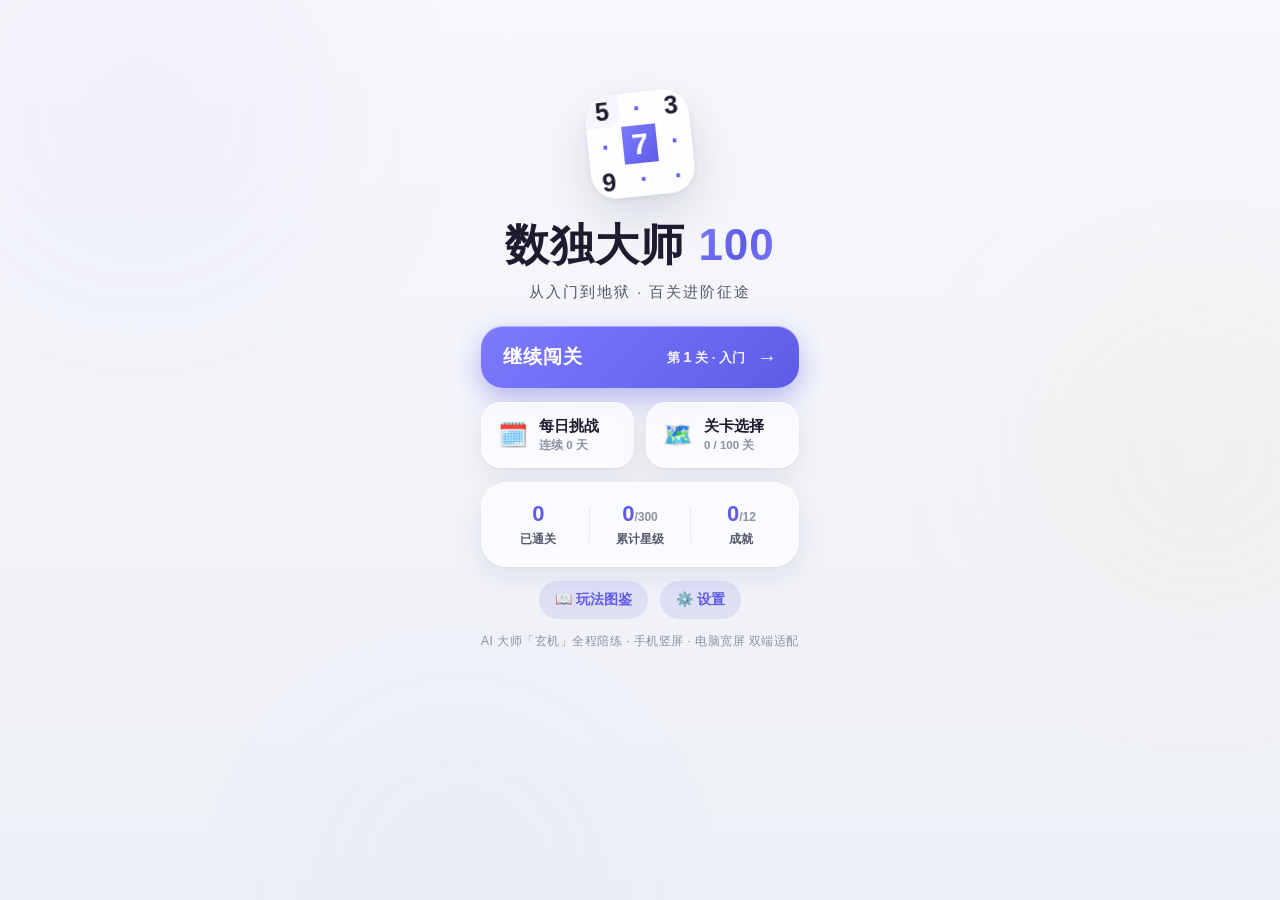
<file: index.html>
<!DOCTYPE html>
<html lang="zh-CN">
<head>
<meta charset="UTF-8">
<meta name="viewport" content="width=device-width, initial-scale=1.0, maximum-scale=1.0, user-scalable=no, viewport-fit=cover">
<meta name="theme-color" content="#eef0f7">
<meta name="apple-mobile-web-app-capable" content="yes">
<meta name="apple-mobile-web-app-status-bar-style" content="default">
<title>数独大师 100 · 从入门到地狱的百关征途</title>
<link rel="manifest" href="manifest.json">
<link rel="apple-touch-icon" href="icons/icon-192.png">
<link rel="stylesheet" href="css/style.css">
<link rel="icon" href="data:image/svg+xml,<svg xmlns='http://www.w3.org/2000/svg' viewBox='0 0 100 100'><rect width='100' height='100' rx='24' fill='%235E5CE6'/><text x='50' y='70' font-size='54' text-anchor='middle' fill='white' font-family='sans-serif' font-weight='bold'>数</text></svg>">
<script>
// 全局错误兜底：未捕获异常时给出友好提示，便于反馈问题
window.addEventListener('error', function () {
  if (window.__errShown) return;
  window.__errShown = true;
  try {
    var t = document.getElementById('toast');
    if (t) {
      t.textContent = '⚠️ 页面出了点小问题，请刷新重试；若反复出现请截图此屏反馈';
      t.classList.remove('hidden');
    }
  } catch (x) {}
}, true);
</script>
</head>
<body data-theme="cloud">

<!-- 环境光斑（iOS 发布会式背景） -->
<div class="bg-scene" aria-hidden="true">
  <div class="blob blob-a"></div>
  <div class="blob blob-b"></div>
  <div class="blob blob-c"></div>
</div>

<div id="app">

  <!-- ============ 主页 ============ -->
  <section id="screen-home" class="screen active">
    <div class="home-scroll">
      <div class="hero">
        <div class="hero-logo">
          <div class="logo-grid">
            <span>5</span><span class="dot">·</span><span>3</span>
            <span class="dot">·</span><span class="core">7</span><span class="dot">·</span>
            <span>9</span><span class="dot">·</span><span class="dot">·</span>
          </div>
        </div>
        <h1 class="hero-title">数独大师 <span class="grad">100</span></h1>
        <p class="hero-sub">从入门到地狱 · 百关进阶征途</p>
      </div>

      <div class="home-stack">
        <button id="btn-continue" class="cta-primary">
          <span class="cta-main">继续闯关</span>
          <span class="cta-sub">第 <b id="continue-lv">1</b> 关 · <span id="continue-tier">入门</span></span>
          <span class="cta-arrow">→</span>
        </button>
        <div class="home-row">
          <button id="btn-daily" class="cta-glass">
            <span class="cta-ico">🗓️</span>
            <span class="cta-col"><span class="cta-main-sm">每日挑战</span>
            <span class="cta-tiny" id="daily-streak">连续 0 天</span></span>
          </button>
          <button id="btn-levels" class="cta-glass">
            <span class="cta-ico">🗺️</span>
            <span class="cta-col"><span class="cta-main-sm">关卡选择</span>
            <span class="cta-tiny" id="levels-progress">0 / 100 关</span></span>
          </button>
        </div>

        <div class="glass-card stats-card">
          <div class="stat"><b id="stat-cleared">0</b><span>已通关</span></div>
          <div class="stat-div"></div>
          <div class="stat"><b id="stat-stars">0<small>/300</small></b><span>累计星级</span></div>
          <div class="stat-div"></div>
          <div class="stat" id="stat-achs-wrap" role="button"><b id="stat-achs">0<small>/10</small></b><span>成就</span></div>
        </div>

        <div class="home-links">
          <button id="btn-help" class="link-pill">📖 玩法图鉴</button>
          <button id="btn-settings" class="link-pill">⚙️ 设置</button>
        </div>
        <p class="home-foot">AI 大师「玄机」全程陪练 · 手机竖屏 · 电脑宽屏 双端适配</p>
      </div>
    </div>
  </section>

  <!-- ============ 关卡选择 ============ -->
  <section id="screen-levels" class="screen">
    <header class="topbar glass-bar">
      <button class="icon-btn glass-btn" data-back="home" data-dir="back">←</button>
      <div class="topbar-title">全部关卡</div>
      <div class="topbar-right" id="levels-star-count">⭐ 0/300</div>
    </header>
    <div class="levels-scroll">
      <div id="levels-grid" class="levels-grid"></div>
    </div>
  </section>

  <!-- ============ 游戏 ============ -->
  <section id="screen-game" class="screen">
    <div class="game-layout">
      <!-- 手机：顶栏 -->
      <header class="topbar glass-bar game-topbar">
        <button class="icon-btn glass-btn" data-back="levels" data-dir="back">←</button>
        <div class="game-meta">
          <div class="game-lv" id="game-lv">第 1 关 <span class="game-tier">入门</span></div>
          <div class="game-timer"><button id="btn-pause" class="mini-btn glass-btn">⏸</button> <span id="game-time">00:00</span> <span id="game-hints" title="已用提示">💡0</span></div>
        </div>
        <button class="icon-btn glass-btn" id="btn-restart">↻</button>
      </header>

      <!-- 桌面：左侧信息面板 -->
      <aside class="side-info">
        <div class="side-logo">数独<span class="grad">大师</span></div>
        <div class="glass-card side-card">
          <div class="side-lv" id="side-lv">第 1 关</div>
          <div class="side-tier" id="side-tier">入门</div>
          <div class="side-time" id="side-time">00:00</div>
          <div class="side-rows">
            <span>💡 提示 <b id="side-hints">0</b></span>
            <span>🔥 连击 <b id="side-combo">0</b></span>
          </div>
        </div>
        <div class="side-tools" id="side-tools">
          <button class="tool-btn glass-btn" id="tool-undo-pc"><span class="t-ico">↩</span><span class="t-txt">撤销</span><kbd>Z</kbd></button>
          <button class="tool-btn glass-btn" id="tool-erase-pc"><span class="t-ico">⌫</span><span class="t-txt">擦除</span><kbd>⌫</kbd></button>
          <button class="tool-btn glass-btn" id="tool-note-pc"><span class="t-ico">✏️</span><span class="t-txt">笔记</span><kbd>N</kbd></button>
          <button class="tool-btn glass-btn" id="tool-hint-pc"><span class="t-ico">💡</span><span class="t-txt">提示</span><kbd>H</kbd></button>
          <button class="tool-btn glass-btn" id="tool-ai-pc"><span class="t-ico">🧙</span><span class="t-txt">AI大师</span><kbd>A</kbd></button>
        </div>
        <p class="side-kbd">数字键 1–9 填数 · 方向键移动</p>
      </aside>

      <!-- 棋盘 -->
      <div class="board-wrap">
        <div id="board" class="board" aria-label="数独棋盘"></div>
        <div id="combo-pop" class="combo-pop hidden">连击 ×2</div>
        <div id="pause-mask" class="pause-mask hidden">
          <div class="pause-card glass-card">
            <div class="pause-ico">☕</div>
            <h3>休息一下</h3>
            <p>棋盘已隐藏，随时回来</p>
            <button id="btn-resume" class="btn btn-primary">继续游戏</button>
          </div>
        </div>
      </div>

      <!-- 手机：工具+键盘 -->
      <div class="game-bottom">
        <div class="toolbar">
          <button class="tool-btn glass-btn" id="tool-undo"><span class="t-ico">↩</span><span class="t-txt">撤销</span></button>
          <button class="tool-btn glass-btn" id="tool-erase"><span class="t-ico">⌫</span><span class="t-txt">擦除</span></button>
          <button class="tool-btn glass-btn" id="tool-note"><span class="t-ico">✏️</span><span class="t-txt">笔记</span></button>
          <button class="tool-btn glass-btn" id="tool-hint"><span class="t-ico">💡</span><span class="t-txt">提示</span></button>
          <button class="tool-btn glass-btn" id="tool-ai"><span class="t-ico">🧙</span><span class="t-txt">AI大师</span></button>
        </div>
        <div id="numpad" class="numpad"></div>
        <div class="safe-bottom"></div>
      </div>
    </div>
  </section>

  <!-- ============ AI 大师 sheet ============ -->
  <div id="ai-drawer" class="ai-drawer hidden">
    <div class="ai-panel">
      <div class="ai-grabber"></div>
      <div class="ai-head">
        <span class="ai-avatar">🧙‍♂️</span>
        <div class="ai-name">玄机大师 <small>AI 数独宗师 · 在线</small></div>
        <button class="icon-btn glass-btn" id="ai-close">✕</button>
      </div>
      <div id="ai-chat" class="ai-chat"></div>
      <div class="ai-actions">
        <button class="btn btn-glass" id="ai-explain">只讲不填</button>
        <button class="btn btn-glass" id="ai-step">指点一步</button>
        <button class="btn btn-primary" id="ai-auto">演示到底</button>
      </div>
      <div class="ai-actions2">
        <button class="btn btn-glass btn-sm hidden" id="ai-stop">⏹ 停止演示</button>
      </div>
    </div>
  </div>

  <div id="modal-root" class="modal-root hidden"></div>
  <div id="toast" class="toast hidden"></div>
  <canvas id="confetti" class="confetti-canvas"></canvas>
</div>

<script src="js/engine.js"></script>
<script src="js/levels-data.js"></script>
<script src="js/ai.js"></script>
<script src="js/ui.js"></script>
</body>
</html>
</file>
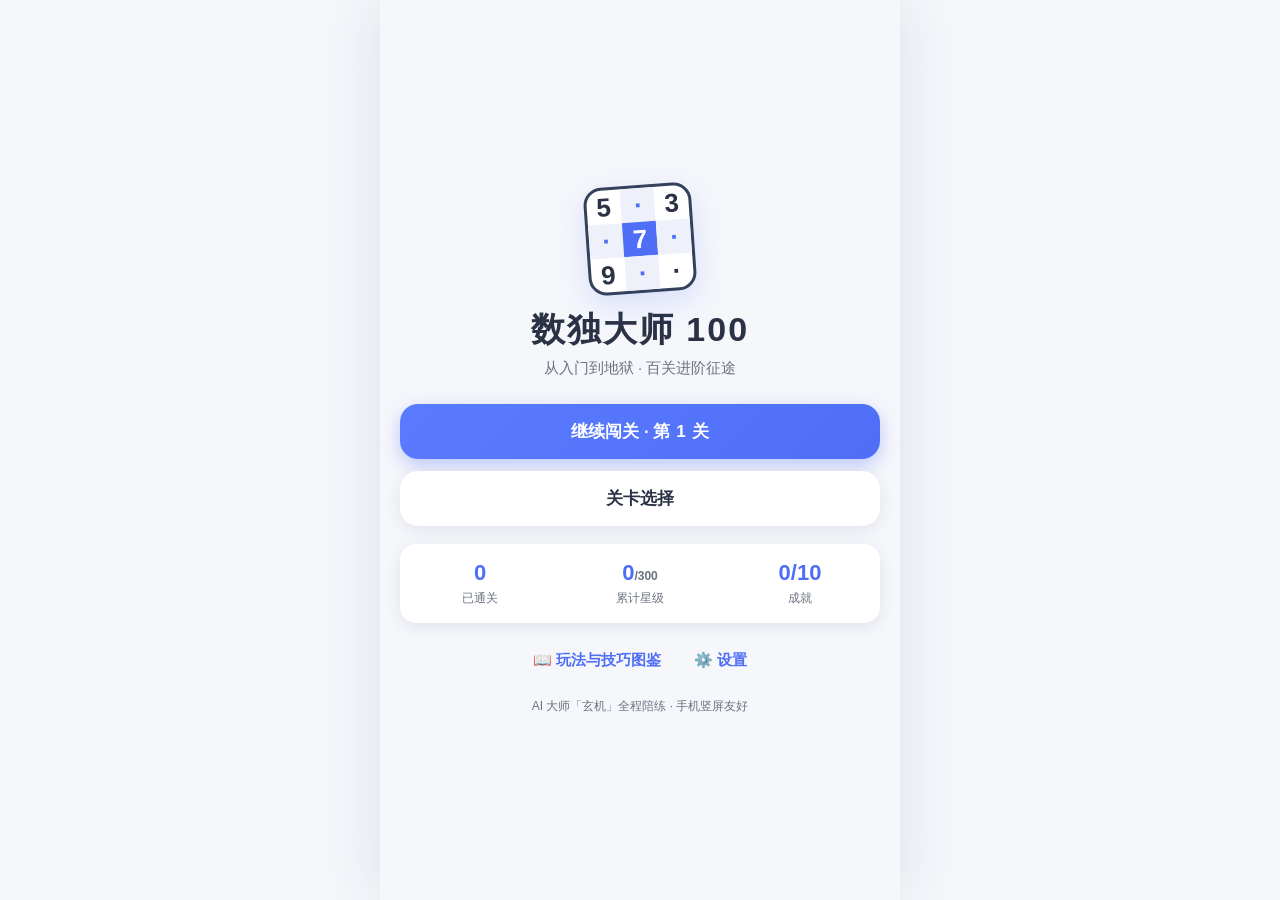
<file: www/index.html>
<!DOCTYPE html>
<html lang="zh-CN">
<head>
<meta charset="UTF-8">
<meta name="viewport" content="width=device-width, initial-scale=1.0, maximum-scale=1.0, user-scalable=no, viewport-fit=cover">
<meta name="theme-color" content="#f6f7fb">
<meta name="apple-mobile-web-app-capable" content="yes">
<meta name="apple-mobile-web-app-status-bar-style" content="default">
<title>数独大师 100 · 从入门到地狱的百关征途</title>
<link rel="stylesheet" href="css/style.css">
<link rel="icon" href="data:image/svg+xml,<svg xmlns='http://www.w3.org/2000/svg' viewBox='0 0 100 100'><rect width='100' height='100' rx='20' fill='%234f6ef7'/><text x='50' y='68' font-size='52' text-anchor='middle' fill='white' font-family='sans-serif' font-weight='bold'>数</text></svg>">
</head>
<body>
<div id="app">

  <!-- ============ 主页 ============ -->
  <section id="screen-home" class="screen active">
    <div class="home-hero">
      <div class="home-logo">
        <div class="logo-grid">
          <span>5</span><span>·</span><span>3</span>
          <span>·</span><span>7</span><span>·</span>
          <span>9</span><span>·</span><span>·</span>
        </div>
      </div>
      <h1>数独大师 100</h1>
      <p class="home-sub">从入门到地狱 · 百关进阶征途</p>
    </div>

    <div class="home-actions">
      <button id="btn-continue" class="btn btn-primary btn-big">继续闯关 · 第 <b id="continue-lv">1</b> 关</button>
      <button id="btn-levels" class="btn btn-ghost btn-big">关卡选择</button>
    </div>

    <div class="home-stats card" id="home-stats">
      <div class="stat"><b id="stat-cleared">0</b><span>已通关</span></div>
      <div class="stat"><b id="stat-stars">0<small>/300</small></b><span>累计星级</span></div>
      <div class="stat"><b id="stat-achs">0</b><span>成就</span></div>
    </div>

    <div class="home-links">
      <button id="btn-help" class="link-btn">📖 玩法与技巧图鉴</button>
      <button id="btn-settings" class="link-btn">⚙️ 设置</button>
    </div>
    <p class="home-foot">AI 大师「玄机」全程陪练 · 手机竖屏友好</p>
  </section>

  <!-- ============ 关卡选择 ============ -->
  <section id="screen-levels" class="screen">
    <header class="topbar">
      <button class="icon-btn" data-back="home">←</button>
      <div class="topbar-title">关卡选择</div>
      <div class="topbar-right" id="levels-star-count">⭐ 0/300</div>
    </header>
    <div class="levels-scroll">
      <div id="levels-grid" class="levels-grid"></div>
    </div>
  </section>

  <!-- ============ 游戏 ============ -->
  <section id="screen-game" class="screen">
    <header class="topbar game-topbar">
      <button class="icon-btn" data-back="levels">←</button>
      <div class="game-meta">
        <div class="game-lv" id="game-lv">第 1 关 <span class="game-tier">入门</span></div>
        <div class="game-timer"><button id="btn-pause" class="mini-btn">⏸</button> <span id="game-time">00:00</span> <span id="game-hints" title="已用提示">💡0</span></div>
      </div>
      <button class="icon-btn" id="btn-restart">↻</button>
    </header>

    <div class="board-wrap">
      <div id="board" class="board" aria-label="数独棋盘"></div>
      <div id="pause-mask" class="pause-mask hidden">
        <div class="pause-card">
          <h3>休息一下</h3>
          <p>棋盘已隐藏，点击继续</p>
          <button id="btn-resume" class="btn btn-primary">继续游戏</button>
        </div>
      </div>
    </div>

    <div class="toolbar">
      <button class="tool-btn" id="tool-undo"><span class="t-ico">↩</span><span class="t-txt">撤销</span></button>
      <button class="tool-btn" id="tool-erase"><span class="t-ico">⌫</span><span class="t-txt">擦除</span></button>
      <button class="tool-btn" id="tool-note"><span class="t-ico">✏️</span><span class="t-txt">笔记</span></button>
      <button class="tool-btn" id="tool-hint"><span class="t-ico">💡</span><span class="t-txt">提示</span></button>
      <button class="tool-btn" id="tool-ai"><span class="t-ico">🧙</span><span class="t-txt">AI大师</span></button>
    </div>

    <div id="numpad" class="numpad"></div>
    <div class="safe-bottom"></div>
  </section>

  <!-- ============ AI 大师抽屉 ============ -->
  <div id="ai-drawer" class="ai-drawer hidden">
    <div class="ai-panel">
      <div class="ai-head">
        <span class="ai-avatar">🧙‍♂️</span>
        <div class="ai-name">玄机大师 <small>AI 数独宗师</small></div>
        <button class="icon-btn" id="ai-close">✕</button>
      </div>
      <div id="ai-chat" class="ai-chat"></div>
      <div class="ai-actions">
        <button class="btn btn-ghost" id="ai-explain">只讲不填</button>
        <button class="btn btn-ghost" id="ai-step">指点一步</button>
        <button class="btn btn-primary" id="ai-auto">演示到底</button>
      </div>
      <div class="ai-actions2">
        <button class="btn btn-ghost btn-sm hidden" id="ai-stop">⏹ 停止演示</button>
      </div>
    </div>
  </div>

  <!-- ============ 通用模态 ============ -->
  <div id="modal-root" class="modal-root hidden"></div>
  <div id="toast" class="toast hidden"></div>
</div>

<script src="js/engine.js"></script>
<script src="js/levels-data.js"></script>
<script src="js/ai.js"></script>
<script src="js/ui.js"></script>
</body>
</html>
</file>
<file: css/style.css>
/* ============================================================
   数独大师 100 · v2 设计系统「琉璃」
   iOS 级动效曲线 + 浅色玻璃拟态 + 三主题 + 双端布局
   ============================================================ */
:root {
  /* 动效曲线 */
  --ios: cubic-bezier(.32, .72, 0, 1);
  --spring: cubic-bezier(.34, 1.56, .64, 1);
  --dur: .45s;

  /* 云白主题（默认 · 靛蓝） */
  --bg0: #eef0f7;
  --bg1: #f7f8fc;
  --glass: rgba(255, 255, 255, .66);
  --glass-strong: rgba(255, 255, 255, .82);
  --hairline: rgba(20, 28, 60, .08);
  --ink: #1c1c2e;
  --ink-2: #56586b;
  --ink-3: #8e90a3;
  --accent: #5e5ce6;
  --accent-2: #7d7aff;
  --accent-soft: rgba(94, 92, 230, .12);
  --good: #30b078;
  --bad: #e5484d;
  --bad-soft: rgba(229, 72, 77, .12);
  --gold: #f2a93b;
  --gold-soft: rgba(242, 169, 59, .18);
  --line-thin: rgba(60, 70, 110, .16);
  --line-thick: #3c3f5c;
  --cell-alt: rgba(94, 92, 230, .05);
  --sel: rgba(94, 92, 230, .16);
  --same: rgba(242, 169, 59, .22);
  --peer: rgba(94, 92, 230, .06);
  --wave: rgba(125, 122, 255, .35);
  --glow: rgba(94, 92, 230, .42);
  --glow-strong: rgba(94, 92, 230, .62);
  --glow-soft: rgba(94, 92, 230, .25);
  --shadow-1: 0 1px 2px rgba(18, 24, 56, .05), 0 10px 30px rgba(18, 24, 56, .08);
  --shadow-2: 0 2px 6px rgba(18, 24, 56, .07), 0 18px 50px rgba(18, 24, 56, .13);
  --btn-fg: #ffffff;
}
body[data-theme="warm"] {
  --bg0: #f7f1ea; --bg1: #fdf9f4;
  --accent: #e07a3f; --accent-2: #f0975c; --accent-soft: rgba(224, 122, 63, .12);
  --line-thick: #5c4433; --cell-alt: rgba(224, 122, 63, .05);
  --sel: rgba(224, 122, 63, .16); --peer: rgba(224, 122, 63, .06);
  --wave: rgba(240, 151, 92, .35);
  --glow: rgba(224, 122, 63, .42);
  --glow-strong: rgba(224, 122, 63, .62);
  --glow-soft: rgba(224, 122, 63, .25);
}
body[data-theme="mint"] {
  --bg0: #eaf4ef; --bg1: #f4faf7;
  --accent: #1f9e77; --accent-2: #3cbf95; --accent-soft: rgba(31, 158, 119, .12);
  --line-thick: #2c4a3e; --cell-alt: rgba(31, 158, 119, .05);
  --sel: rgba(31, 158, 119, .16); --peer: rgba(31, 158, 119, .06);
  --wave: rgba(60, 191, 149, .35);
  --glow: rgba(31, 158, 119, .42);
  --glow-strong: rgba(31, 158, 119, .62);
  --glow-soft: rgba(31, 158, 119, .25);
}

* { margin: 0; padding: 0; box-sizing: border-box; -webkit-tap-highlight-color: transparent; }
html, body { height: 100%; }
body {
  background: linear-gradient(180deg, var(--bg1), var(--bg0));
  color: var(--ink);
  font-family: -apple-system, BlinkMacSystemFont, "SF Pro Text", "PingFang SC", "HarmonyOS Sans SC", "Microsoft YaHei", "Noto Sans SC", sans-serif;
  overscroll-behavior: none;
  touch-action: manipulation;
  user-select: none; -webkit-user-select: none;
  transition: background .5s;
}
button { font-family: inherit; border: none; background: none; cursor: pointer; color: inherit; touch-action: manipulation; }
.hidden { display: none !important; }
.grad {
  background: linear-gradient(120deg, var(--accent-2), var(--accent) 55%, var(--accent-2));
  -webkit-background-clip: text; background-clip: text; color: transparent;
}

/* ================= 环境光斑 ================= */
.bg-scene { position: fixed; inset: 0; overflow: hidden; pointer-events: none; z-index: 0; }
.blob { position: absolute; border-radius: 50%; filter: blur(90px); opacity: .5; }
.blob-a { width: 46vmax; height: 46vmax; left: -12vmax; top: -14vmax; background: radial-gradient(circle, var(--accent-soft), transparent 65%); animation: drift 26s var(--ios) infinite alternate; }
.blob-b { width: 40vmax; height: 40vmax; right: -14vmax; top: 22vh; background: radial-gradient(circle, var(--gold-soft), transparent 65%); animation: drift 34s var(--ios) infinite alternate-reverse; }
.blob-c { width: 36vmax; height: 36vmax; left: 18vw; bottom: -16vmax; background: radial-gradient(circle, var(--accent-soft), transparent 62%); animation: drift 42s var(--ios) infinite alternate; }
@keyframes drift {
  0% { transform: translate(0, 0) scale(1); }
  100% { transform: translate(7vmax, -5vmax) scale(1.15); }
}

#app { position: relative; height: 100vh; height: 100dvh; max-width: 560px; margin: 0 auto; z-index: 1;
  transition: transform .5s var(--ios), border-radius .5s var(--ios); }
body.sheet-open #app { transform: scale(.945); border-radius: 30px; overflow: hidden; }

/* ================= 通用 ================= */
.btn {
  display: inline-flex; align-items: center; justify-content: center; gap: 6px;
  border-radius: 16px; font-weight: 650; padding: 13px 20px; font-size: 16px;
  transition: transform .18s var(--spring), box-shadow .25s, opacity .2s;
}
.btn:active { transform: scale(.95); }
.btn-primary {
  background: linear-gradient(135deg, var(--accent-2), var(--accent));
  color: var(--btn-fg);
  box-shadow: 0 6px 20px var(--glow), inset 0 1px 0 rgba(255,255,255,.35);
}
.btn-glass { background: var(--glass); color: var(--ink); box-shadow: var(--shadow-1); backdrop-filter: blur(20px) saturate(1.6); -webkit-backdrop-filter: blur(20px) saturate(1.6); }
.btn-sm { padding: 8px 14px; font-size: 14px; }
.icon-btn {
  width: 40px; height: 40px; border-radius: 14px; font-size: 18px; flex: 0 0 auto;
  display: flex; align-items: center; justify-content: center;
  transition: transform .15s var(--spring), background .2s;
}
.icon-btn:active { transform: scale(.9); }
.glass-btn { background: var(--glass); box-shadow: 0 1px 2px rgba(18,24,56,.05), 0 4px 14px rgba(18,24,56,.06); backdrop-filter: blur(16px) saturate(1.6); -webkit-backdrop-filter: blur(16px) saturate(1.6); }
.glass-card { background: var(--glass); backdrop-filter: blur(24px) saturate(1.7); -webkit-backdrop-filter: blur(24px) saturate(1.7); border-radius: 26px; box-shadow: var(--shadow-1); border: .5px solid rgba(255,255,255,.75); }
.link-pill { padding: 10px 16px; border-radius: 30px; font-size: 14px; font-weight: 600; color: var(--accent); background: var(--accent-soft); transition: transform .15s var(--spring); }
.link-pill:active { transform: scale(.94); }

.screen { position: absolute; inset: 0; display: none; flex-direction: column; z-index: 1; background: transparent; }
.screen.active { display: flex; }
/* iOS push 转场 */
.screen.anim-push-in { animation: pushIn .5s var(--ios) both; }
.screen.anim-push-out { animation: pushOut .5s var(--ios) both; z-index: 2; }
.screen.anim-back-in { animation: backIn .5s var(--ios) both; z-index: 2; }
.screen.anim-back-out { animation: backOut .5s var(--ios) both; }
@keyframes pushIn { from { transform: translateX(100%); box-shadow: -30px 0 70px rgba(18,24,56,.18); } to { transform: translateX(0); } }
@keyframes pushOut { from { transform: translateX(0); } to { transform: translateX(-26%); filter: brightness(.96); } }
@keyframes backIn { from { transform: translateX(-26%); filter: brightness(.96); } to { transform: translateX(0); } }
@keyframes backOut { from { transform: translateX(0); } to { transform: translateX(100%); box-shadow: -30px 0 70px rgba(18,24,56,.18); } }

/* ================= 顶栏 ================= */
.topbar { display: flex; align-items: center; gap: 10px; padding: calc(env(safe-area-inset-top) + 12px) 14px 10px; z-index: 5; }
.topbar-title { font-size: 17px; font-weight: 750; flex: 1; letter-spacing: .3px; }
.topbar-right { font-size: 13.5px; font-weight: 700; color: var(--ink-2); font-variant-numeric: tabular-nums; }

/* ================= 主页 ================= */
.home-scroll { flex: 1; overflow-y: auto; padding: calc(env(safe-area-inset-top) + 20px) 22px calc(env(safe-area-inset-bottom) + 20px); display: flex; flex-direction: column; }
.hero { text-align: center; padding: 4vh 0 24px; animation: heroIn .8s var(--ios) both; }
@keyframes heroIn { from { opacity: 0; transform: translateY(24px) scale(.96); } to { opacity: 1; transform: none; } }
.hero-logo { display: flex; justify-content: center; margin-bottom: 20px; }
.logo-grid {
  display: grid; grid-template-columns: repeat(3, 1fr); width: 104px; height: 104px;
  border-radius: 26px; overflow: hidden; background: var(--glass-strong);
  backdrop-filter: blur(24px) saturate(1.7); -webkit-backdrop-filter: blur(24px) saturate(1.7);
  box-shadow: var(--shadow-2), inset 0 1px 0 rgba(255,255,255,.8);
  transform: rotate(-6deg); animation: logoFloat 6s ease-in-out infinite;
}
@keyframes logoFloat { 0%,100% { transform: rotate(-6deg) translateY(0); } 50% { transform: rotate(-4deg) translateY(-8px); } }
.logo-grid span { display: flex; align-items: center; justify-content: center; font-size: 25px; font-weight: 800; color: var(--ink); }
.logo-grid .dot { color: var(--accent); font-weight: 700; }
.logo-grid span:nth-child(1) { background: var(--cell-alt); border-radius: 0 0 14px 0; }
.logo-grid .core { background: linear-gradient(135deg, var(--accent-2), var(--accent)); color: #fff; font-size: 30px; }
.hero-title { font-size: clamp(34px, 9vw, 44px); font-weight: 800; letter-spacing: 1px; }
.hero-title .grad { font-weight: 900; }
.hero-sub { color: var(--ink-2); margin-top: 8px; font-size: 15px; letter-spacing: 2px; }

.home-stack { display: flex; flex-direction: column; gap: 14px; animation: stackIn .7s .12s var(--ios) both; }
@keyframes stackIn { from { opacity: 0; transform: translateY(28px); } to { opacity: 1; transform: none; } }
.cta-primary {
  display: flex; align-items: center; gap: 12px; width: 100%; padding: 18px 22px; border-radius: 22px;
  background: linear-gradient(135deg, var(--accent-2), var(--accent));
  color: var(--btn-fg); box-shadow: 0 10px 28px var(--glow), inset 0 1px 0 rgba(255,255,255,.4);
  transition: transform .2s var(--spring), box-shadow .25s; text-align: left;
}
.cta-primary:active { transform: scale(.97); }
.cta-main { font-size: 19px; font-weight: 800; letter-spacing: 1px; flex: 1; }
.cta-sub { font-size: 13px; opacity: .92; font-weight: 600; }
.cta-sub b { font-size: 15px; }
.cta-arrow { font-size: 20px; font-weight: 700; opacity: .9; animation: arrowNudge 1.8s var(--ios) infinite; }
@keyframes arrowNudge { 0%,100% { transform: translateX(0); } 50% { transform: translateX(5px); } }
.home-row { display: grid; grid-template-columns: 1fr 1fr; gap: 12px; }
.cta-glass {
  display: flex; align-items: center; gap: 11px; padding: 14px 16px; border-radius: 20px; text-align: left;
  background: var(--glass); backdrop-filter: blur(24px) saturate(1.7); -webkit-backdrop-filter: blur(24px) saturate(1.7);
  box-shadow: var(--shadow-1); border: .5px solid rgba(255,255,255,.75);
  transition: transform .18s var(--spring);
}
.cta-glass:active { transform: scale(.96); }
.cta-ico { font-size: 24px; }
.cta-col { display: flex; flex-direction: column; gap: 2px; }
.cta-main-sm { font-size: 15px; font-weight: 750; }
.cta-tiny { font-size: 11.5px; color: var(--ink-3); font-weight: 600; }
.stats-card { display: flex; align-items: center; padding: 18px 6px; }
.stat { flex: 1; text-align: center; display: flex; flex-direction: column; gap: 4px; }
.stat b { font-size: 22px; color: var(--accent); font-variant-numeric: tabular-nums; }
.stat b small { font-size: 12px; color: var(--ink-3); font-weight: 650; }
.stat span { font-size: 12px; color: var(--ink-2); font-weight: 600; }
.stat-div { width: .5px; height: 34px; background: var(--hairline); }
.home-links { display: flex; justify-content: center; gap: 12px; }
.home-foot { text-align: center; font-size: 12px; color: var(--ink-3); letter-spacing: .5px; }

/* ================= 关卡页 ================= */
.levels-scroll { flex: 1; overflow-y: auto; padding: 6px 16px calc(env(safe-area-inset-bottom) + 30px); -webkit-overflow-scrolling: touch; }
.levels-grid { display: grid; grid-template-columns: repeat(5, 1fr); gap: 11px; }
.lv-cell {
  aspect-ratio: 1; border-radius: 19px; position: relative;
  background: var(--glass); backdrop-filter: blur(16px) saturate(1.6); -webkit-backdrop-filter: blur(16px) saturate(1.6);
  box-shadow: var(--shadow-1); border: .5px solid rgba(255,255,255,.7);
  display: flex; flex-direction: column; align-items: center; justify-content: center; gap: 3px;
  font-weight: 750; font-size: 17px; transition: transform .16s var(--spring), box-shadow .2s;
}
.lv-cell:active { transform: scale(.9); }
.lv-cell .lv-stars { font-size: 9px; letter-spacing: 1.5px; color: var(--gold); }
.lv-cell.locked { background: rgba(120, 124, 150, .07); box-shadow: none; backdrop-filter: none; -webkit-backdrop-filter: none; color: var(--ink-3); border-color: transparent; }
.lv-cell.locked .lv-num { opacity: .35; }
.lv-cell.current {
  background: linear-gradient(135deg, var(--accent-2), var(--accent)); color: #fff; border-color: transparent;
  box-shadow: 0 8px 22px var(--glow);
  animation: breathe 2.4s ease-in-out infinite;
}
@keyframes breathe { 0%,100% { box-shadow: 0 8px 22px var(--glow); } 50% { box-shadow: 0 8px 30px var(--glow-strong); transform: scale(1.045); } }
.lv-cell.current .lv-stars { color: #ffe3a1; }
.lv-cell .lv-badge { position: absolute; top: -6px; right: -3px; font-size: 12px; filter: drop-shadow(0 2px 4px rgba(0,0,0,.18)); }
.lv-cell.hell { border: 1.5px solid var(--gold); }
.tier-divider { grid-column: 1 / -1; font-size: 12.5px; font-weight: 750; color: var(--ink-3); padding: 14px 4px 4px; display: flex; align-items: center; gap: 10px; letter-spacing: 1px; }
.tier-divider::after { content: ""; flex: 1; height: .5px; background: var(--hairline); }

/* ================= 游戏页（手机竖屏） ================= */
.game-layout { flex: 1; display: flex; flex-direction: column; min-height: 0; }
.game-topbar { padding-bottom: 8px; }
.game-meta { flex: 1; display: flex; align-items: center; justify-content: center; gap: 14px; min-width: 0; }
.game-lv { font-weight: 800; font-size: 16.5px; white-space: nowrap; display: flex; align-items: center; gap: 7px; }
.game-tier { font-size: 11px; color: var(--accent); background: var(--accent-soft); padding: 3px 9px; border-radius: 20px; font-weight: 750; white-space: nowrap; }
.game-timer { font-size: 13px; color: var(--ink-2); font-variant-numeric: tabular-nums; display: flex; align-items: center; gap: 7px; font-weight: 650; white-space: nowrap; flex: 0 0 auto; }
.mini-btn { font-size: 13px; padding: 4px 8px; border-radius: 10px; }

.board-wrap { position: relative; padding: 6px 14px 0; display: flex; justify-content: center; }
.board {
  display: grid; grid-template-columns: repeat(9, 1fr); aspect-ratio: 1;
  width: 100%; max-width: min(100%, calc(100vh - 352px)); max-width: min(100%, calc(100dvh - 352px));
  background: var(--glass-strong); backdrop-filter: blur(24px) saturate(1.6); -webkit-backdrop-filter: blur(24px) saturate(1.6);
  border-radius: 20px; overflow: hidden; padding: 5px;
  box-shadow: var(--shadow-2), inset 0 1px 0 rgba(255,255,255,.85), 0 0 0 .5px var(--hairline);
}
.cell {
  position: relative; display: flex; align-items: center; justify-content: center;
  font-size: clamp(17px, 5vw, 26px); font-weight: 700; cursor: pointer;
  border-right: .5px solid var(--line-thin); border-bottom: .5px solid var(--line-thin);
  border-radius: 6px; transition: background .18s, transform .18s var(--spring), box-shadow .2s, color .18s;
}
.cell:nth-child(9n) { border-right: none; }
.cell:nth-child(n+73) { border-bottom: none; }
.cell.b-right { border-right: 1.5px solid var(--line-thick); }
.cell.b-bottom { border-bottom: 1.5px solid var(--line-thick); }
.cell.alt { background: var(--cell-alt); }
.cell.given { color: var(--ink); font-weight: 780; }
.cell.user { color: var(--accent); }
.cell.peer { background: var(--peer); }
.cell.same { background: var(--same); }
.cell.selected {
  background: var(--sel);
  box-shadow: inset 0 0 0 2px var(--accent), 0 2px 10px var(--glow-soft);
  transform: scale(1.045); z-index: 2; font-weight: 800;
}
.cell.error { color: var(--bad) !important; background: var(--bad-soft); }
.cell.hint-flash { animation: hintPulse 1.1s var(--ios) infinite; z-index: 1; }
@keyframes hintPulse { 0%,100% { box-shadow: inset 0 0 0 2.5px var(--gold); background: var(--gold-soft); } 50% { box-shadow: inset 0 0 0 2.5px transparent; background: transparent; } }
.cell.wrong-flash { animation: wrongShake .45s var(--ios); }
@keyframes wrongShake { 0%,100% { transform: translateX(0); } 20% { transform: translateX(-4px); } 40% { transform: translateX(4px); } 60% { transform: translateX(-3px); } 80% { transform: translateX(3px); } }
.cell.pop .glyph { animation: glyphPop .5s var(--spring) both; display: inline-block; }
@keyframes glyphPop { 0% { transform: scale(.2); opacity: 0; } 65% { transform: scale(1.18); opacity: 1; } 100% { transform: scale(1); } }
.cell.wave { animation: waveCell .8s var(--ios) both; animation-delay: calc(var(--i) * 45ms); z-index: 1; }
@keyframes waveCell {
  0% { background: transparent; transform: scale(1); }
  38% { background: var(--wave); transform: scale(1.12); box-shadow: 0 4px 16px var(--wave); }
  100% { background: transparent; transform: scale(1); }
}
.glyph { pointer-events: none; }
.notes { position: absolute; inset: 2px; display: grid; grid-template-columns: repeat(3, 1fr); grid-template-rows: repeat(3, 1fr); }
.notes span { display: flex; align-items: center; justify-content: center; font-size: clamp(8px, 2.1vw, 11px); font-weight: 650; color: var(--ink-3); }

/* 连击浮字 */
.combo-pop {
  position: absolute; left: 50%; top: 18%; transform: translateX(-50%); z-index: 12; pointer-events: none;
  font-size: 22px; font-weight: 900; font-style: italic;
  background: linear-gradient(120deg, var(--gold), #ff7a59);
  -webkit-background-clip: text; background-clip: text; color: transparent;
  filter: drop-shadow(0 3px 8px rgba(242, 169, 59, .4));
  animation: comboJump .8s var(--spring) both;
}
@keyframes comboJump { 0% { opacity: 0; transform: translateX(-50%) translateY(14px) scale(.5); } 35% { opacity: 1; transform: translateX(-50%) translateY(0) scale(1.15); } 70% { opacity: 1; transform: translateX(-50%) translateY(-4px) scale(1); } 100% { opacity: 0; transform: translateX(-50%) translateY(-18px) scale(.92); } }

/* 暂停 */
.pause-mask { position: absolute; inset: -80px; display: flex; align-items: center; justify-content: center; z-index: 10;
  background: rgba(240, 242, 248, .55); backdrop-filter: blur(22px) saturate(1.4); -webkit-backdrop-filter: blur(22px) saturate(1.4);
  animation: fadeIn .3s both; border-radius: 30px; }
@keyframes fadeIn { from { opacity: 0; } }
.pause-card { text-align: center; display: flex; flex-direction: column; gap: 10px; padding: 30px 34px; animation: cardUp .5s var(--spring) both; }
@keyframes cardUp { from { opacity: 0; transform: translateY(26px) scale(.92); } }
.pause-ico { font-size: 40px; }

/* 工具条 + 键盘（手机） */
.game-bottom { margin-top: auto; }
.toolbar { display: flex; gap: 9px; padding: 12px 14px 8px; }
.tool-btn {
  flex: 1; border-radius: 17px;
  display: flex; flex-direction: column; align-items: center; gap: 3px; padding: 9px 2px;
  transition: transform .15s var(--spring), background .2s, box-shadow .2s; position: relative;
}
.tool-btn:active { transform: scale(.92); }
.tool-btn .t-ico { font-size: 19px; }
.tool-btn .t-txt { font-size: 10.5px; color: var(--ink-2); font-weight: 700; }
.tool-btn.on { background: var(--accent-soft); box-shadow: inset 0 0 0 1.5px var(--accent); }
.tool-btn.on .t-txt { color: var(--accent); }
.tool-btn:disabled { opacity: .4; pointer-events: none; }

.numpad { display: grid; grid-template-columns: repeat(3, 1fr); gap: 9px; padding: 4px 14px; }
.num-btn {
  position: relative; height: clamp(46px, 7.4vh, 58px); height: clamp(46px, 7.4dvh, 58px); border-radius: 16px;
  background: var(--glass-strong); backdrop-filter: blur(16px) saturate(1.6); -webkit-backdrop-filter: blur(16px) saturate(1.6);
  box-shadow: 0 1px 2px rgba(18,24,56,.06), 0 5px 16px rgba(18,24,56,.08), inset 0 1px 0 rgba(255,255,255,.9);
  font-size: clamp(21px, 6vw, 26px); font-weight: 800; color: var(--accent);
  display: flex; align-items: center; justify-content: center; font-variant-numeric: tabular-nums;
  transition: transform .12s var(--spring), background .15s, box-shadow .15s;
}
.num-btn:active { transform: scale(.91); background: var(--accent-soft); box-shadow: 0 1px 4px rgba(18,24,56,.08); }
.num-btn.done { opacity: .25; pointer-events: none; }
.num-btn .cnt { position: absolute; right: 8px; top: 5px; font-size: 9.5px; font-weight: 750; color: var(--ink-3); }
.safe-bottom { height: calc(env(safe-area-inset-bottom) + 10px); }

/* ================= AI sheet ================= */
.ai-drawer { position: fixed; inset: 0; z-index: 60; display: flex; align-items: flex-end; justify-content: center; }
.ai-drawer::before { content: ""; position: absolute; inset: 0; background: rgba(24, 28, 50, .38); animation: fadeIn .35s both; }
.ai-panel {
  position: relative; width: 100%; max-width: 560px; max-height: 80vh; max-height: 80dvh;
  background: var(--glass-strong); backdrop-filter: blur(34px) saturate(1.8); -webkit-backdrop-filter: blur(34px) saturate(1.8);
  border-radius: 30px 30px 0 0; box-shadow: 0 -10px 60px rgba(18, 24, 56, .25);
  display: flex; flex-direction: column; animation: sheetUp .55s var(--ios) both;
  padding-bottom: env(safe-area-inset-bottom); border-top: .5px solid rgba(255,255,255,.9);
}
@keyframes sheetUp { from { transform: translateY(100%); } to { transform: translateY(0); } }
.ai-grabber { width: 38px; height: 5px; border-radius: 3px; background: rgba(120,124,150,.32); margin: 9px auto 2px; }
.ai-head { display: flex; align-items: center; gap: 11px; padding: 10px 16px 12px; border-bottom: .5px solid var(--hairline); }
.ai-avatar { font-size: 31px; filter: drop-shadow(0 2px 5px rgba(0,0,0,.12)); }
.ai-name { flex: 1; font-weight: 800; font-size: 16px; }
.ai-name small { display: block; font-size: 11px; color: var(--ink-3); font-weight: 650; }
.ai-name small::before { content: "●"; color: var(--good); font-size: 8px; margin-right: 4px; vertical-align: 1px; }
.ai-chat { flex: 1; overflow-y: auto; padding: 16px; display: flex; flex-direction: column; gap: 10px; min-height: 170px; max-height: 42vh; max-height: 42dvh; -webkit-overflow-scrolling: touch; }
.ai-msg { max-width: 88%; padding: 11px 14px; border-radius: 5px 20px 20px 20px; background: var(--accent-soft); font-size: 14.5px; line-height: 1.7; align-self: flex-start; animation: msgIn .4s var(--spring) both; }
@keyframes msgIn { from { opacity: 0; transform: translateY(10px) scale(.96); } }
.ai-msg b { color: var(--accent); }
.ai-msg .hl { color: var(--gold); font-weight: 800; }
.ai-actions { display: flex; gap: 9px; padding: 12px 16px 4px; }
.ai-actions .btn { flex: 1; font-size: 14px; padding: 12px 6px; }
.ai-actions2 { padding: 0 16px 12px; display: flex; }

/* ================= 模态 / Toast ================= */
.modal-root { position: fixed; inset: 0; z-index: 70; background: rgba(24, 28, 50, .4); backdrop-filter: blur(8px); -webkit-backdrop-filter: blur(8px); display: flex; align-items: center; justify-content: center; padding: 26px; animation: fadeIn .3s both; }
.modal { width: 100%; max-width: 400px; background: var(--glass-strong); backdrop-filter: blur(34px) saturate(1.8); -webkit-backdrop-filter: blur(34px) saturate(1.8); border-radius: 30px; padding: 26px 22px; text-align: center; animation: modalIn .55s var(--spring) both; max-height: 82vh; max-height: 82dvh; overflow-y: auto; box-shadow: var(--shadow-2), 0 0 0 .5px rgba(255,255,255,.7); }
@keyframes modalIn { 0% { opacity: 0; transform: translateY(40px) scale(.88); } 100% { opacity: 1; transform: none; } }
.modal h2 { font-size: 21px; margin-bottom: 6px; letter-spacing: .5px; }
.modal .m-sub { color: var(--ink-2); font-size: 13.5px; margin-bottom: 14px; }
.modal .m-body { font-size: 14.5px; line-height: 1.75; text-align: left; margin-bottom: 16px; }
.modal .m-body h4 { margin: 13px 0 4px; color: var(--accent); }
.modal .m-body p { margin: 4px 0; }
.modal .btn { width: 100%; margin-top: 9px; }

.win-stars { display: flex; justify-content: center; gap: 10px; margin: 14px 0 10px; }
.win-stars span { font-size: 46px; display: inline-block; animation: starPop .65s var(--spring) both; }
.win-stars span:nth-child(2) { animation-delay: .16s; }
.win-stars span:nth-child(3) { animation-delay: .32s; }
@keyframes starPop { 0% { transform: scale(0) rotate(-50deg); opacity: 0; } 65% { transform: scale(1.35) rotate(8deg); opacity: 1; } 100% { transform: scale(1) rotate(0); } }
.win-stars .dim { filter: grayscale(1); opacity: .25; }
.win-info { display: flex; justify-content: center; gap: 24px; color: var(--ink-3); font-size: 12.5px; margin-bottom: 12px; }
.win-info b { color: var(--ink); font-size: 17px; display: block; font-variant-numeric: tabular-nums; }

.ach-row { display: flex; align-items: center; gap: 12px; text-align: left; padding: 11px 4px; border-bottom: .5px solid var(--hairline); }
.ach-row:last-child { border-bottom: none; }
.ach-ico { font-size: 26px; }
.ach-row .ach-name { font-weight: 750; font-size: 14.5px; }
.ach-row .ach-desc { font-size: 12px; color: var(--ink-2); }
.ach-row.off { opacity: .38; filter: grayscale(1); }

.theme-dots { display: flex; gap: 12px; }
.theme-dot { width: 30px; height: 30px; border-radius: 50%; box-shadow: inset 0 0 0 1.5px rgba(0,0,0,.08); transition: transform .15s var(--spring); }
.theme-dot:active { transform: scale(.88); }
.theme-dot.on { box-shadow: 0 0 0 2.5px var(--accent), inset 0 0 0 1.5px rgba(0,0,0,.06); }

.toast {
  position: fixed; top: calc(env(safe-area-inset-top) + 16px); left: 50%; transform: translateX(-50%);
  background: rgba(30, 34, 56, .88); backdrop-filter: blur(16px); -webkit-backdrop-filter: blur(16px);
  color: #fff; font-size: 14px; font-weight: 650;
  padding: 11px 22px; border-radius: 40px; z-index: 90; animation: toastIn .45s var(--spring) both; max-width: 88vw; text-align: center;
  box-shadow: 0 10px 34px rgba(0,0,0,.25);
}
.toast b { color: #ffd479; }
@keyframes toastIn { from { opacity: 0; transform: translate(-50%, -16px) scale(.9); } to { opacity: 1; transform: translate(-50%, 0) scale(1); } }

.set-row { display: flex; align-items: center; justify-content: space-between; padding: 13px 2px; border-bottom: .5px solid var(--hairline); font-size: 15px; font-weight: 650; }
.switch { width: 50px; height: 30px; border-radius: 20px; background: rgba(120,124,150,.25); position: relative; transition: background .25s var(--ios); flex: 0 0 auto; }
.switch::after { content: ""; position: absolute; top: 3px; left: 3px; width: 24px; height: 24px; border-radius: 50%; background: #fff; box-shadow: 0 2px 6px rgba(0,0,0,.22); transition: left .3s var(--spring); }
.switch.on { background: var(--good); }
.switch.on::after { left: 23px; }

/* confetti */
.confetti-canvas { position: fixed; inset: 0; z-index: 80; pointer-events: none; }

/* ================= 桌面宽屏 ≥ 920px ================= */
.side-info, .side-kbd, .side-tools { display: none; }
@media (min-width: 920px) {
  #app { max-width: none; }
  .home-scroll { max-width: 620px; margin: 0 auto; }
  .hero { padding-top: 8vh; }
  .levels-scroll { max-width: 900px; margin: 0 auto; width: 100%; }
  .levels-grid { grid-template-columns: repeat(10, 1fr); gap: 13px; }

  .game-layout {
    display: grid; grid-template-columns: 280px minmax(0, 1fr) 280px;
    align-items: center; gap: 36px; height: 100vh; height: 100dvh; padding: 0 48px;
    width: 100%; max-width: 1240px; margin: 0 auto;
  }
  .game-topbar { display: none; }
  .side-info { display: flex; flex-direction: column; gap: 18px; animation: heroIn .7s var(--ios) both; }
  .side-logo { font-size: 27px; font-weight: 850; letter-spacing: 1px; }
  .side-card { padding: 22px; display: flex; flex-direction: column; gap: 8px; }
  .side-lv { font-size: 19px; font-weight: 800; }
  .side-tier { align-self: flex-start; font-size: 12px; font-weight: 750; color: var(--accent); background: var(--accent-soft); border-radius: 20px; padding: 3px 11px; }
  .side-time { font-size: 42px; font-weight: 850; font-variant-numeric: tabular-nums; letter-spacing: 1px; line-height: 1.1; }
  .side-rows { display: flex; gap: 16px; font-size: 13.5px; color: var(--ink-2); font-weight: 650; }
  .side-rows b { color: var(--accent); font-size: 16px; }
  .side-tools { display: flex; flex-direction: column; gap: 9px; }
  .side-tools .tool-btn { flex-direction: row; justify-content: flex-start; gap: 12px; padding: 12px 16px; border-radius: 16px; font-size: 15px; }
  .side-tools .tool-btn .t-txt { font-size: 14px; flex: 1; text-align: left; color: var(--ink); font-weight: 700; }
  .side-tools .tool-btn.on { background: var(--accent-soft); box-shadow: inset 0 0 0 1.5px var(--accent); }
  .side-tools .tool-btn.on .t-txt { color: var(--accent); }
  .side-tools kbd { font-size: 11px; color: var(--ink-3); background: rgba(120,124,150,.12); border-radius: 6px; padding: 2px 7px; font-family: inherit; }
  .side-kbd { display: block; font-size: 12px; color: var(--ink-3); text-align: center; }

  .board-wrap { padding: 0; }
  .board { max-width: min(calc(100vh - 90px), 760px); max-width: min(calc(100dvh - 90px), 760px); width: 100%; margin: 0 auto; border-radius: 24px; padding: 8px; }
  .cell { font-size: clamp(20px, 3.4vw, 34px); border-radius: 8px; cursor: pointer; }
  .cell:hover:not(.given):not(.selected) { background: var(--peer); }
  .cell.selected:hover { transform: scale(1.06); }
  .notes span { font-size: clamp(10px, 1.3vw, 15px); }

  .game-bottom { display: contents; }
  .toolbar { display: none; }
  .numpad { display: grid; grid-template-columns: repeat(3, 1fr); gap: 10px; padding: 0; }
  .num-btn { height: 0; padding-bottom: 100%; font-size: 30px; border-radius: 20px; cursor: pointer; }
  .num-btn:hover { background: var(--accent-soft); transform: translateY(-2px); }
  .num-btn .cnt { font-size: 12px; right: 10px; top: 8px; }
  .safe-bottom { display: none; }
  .pause-mask { inset: 0; border-radius: 24px; }
}
@media (min-width: 920px) and (max-width: 1080px) {
  .game-layout { grid-template-columns: 230px minmax(0,1fr) 230px; gap: 22px; padding: 0 28px; }
  .side-time { font-size: 34px; }
}
</file>
<file: www/css/style.css>
/* 数独大师 100 · 浅色竖屏优先 */
:root {
  --bg: #f6f7fb;
  --panel: #ffffff;
  --ink: #2b3245;
  --ink-soft: #6b7280;
  --accent: #4f6ef7;
  --accent-soft: #e8eefc;
  --good: #22a06b;
  --bad: #e5484d;
  --gold: #f5a623;
  --line-thin: #c9d2e3;
  --line-thick: #33415c;
  --cell-alt: #eef1f9;
  --sel: #cfe0ff;
  --same: #ffedb3;
  --peer: #edf2fd;
  --shadow: 0 4px 16px rgba(43, 58, 105, .10);
  --radius: 16px;
}
* { margin: 0; padding: 0; box-sizing: border-box; -webkit-tap-highlight-color: transparent; }
html, body { height: 100%; }
body {
  background: var(--bg);
  color: var(--ink);
  font-family: -apple-system, BlinkMacSystemFont, "PingFang SC", "Microsoft YaHei", "Noto Sans SC", sans-serif;
  overscroll-behavior: none;
  touch-action: manipulation;
  user-select: none; -webkit-user-select: none;
}
button { font-family: inherit; border: none; background: none; cursor: pointer; color: inherit; touch-action: manipulation; }
.hidden { display: none !important; }

#app { height: 100dvh; max-width: 520px; margin: 0 auto; position: relative; overflow: hidden; }
.screen { position: absolute; inset: 0; display: none; flex-direction: column; }
.screen.active { display: flex; }

/* ================= 通用组件 ================= */
.btn {
  display: inline-flex; align-items: center; justify-content: center; gap: 6px;
  border-radius: 14px; font-weight: 600; padding: 12px 20px; font-size: 16px;
  transition: transform .08s, box-shadow .15s, opacity .15s;
}
.btn:active { transform: scale(.96); }
.btn-primary { background: linear-gradient(135deg, #5a7bff, #4f6ef7); color: #fff; box-shadow: 0 6px 18px rgba(79, 110, 247, .35); }
.btn-ghost { background: var(--panel); color: var(--ink); box-shadow: var(--shadow); }
.btn-big { width: 100%; padding: 16px; font-size: 17px; border-radius: 18px; }
.btn-sm { padding: 8px 14px; font-size: 14px; }
.icon-btn {
  width: 40px; height: 40px; border-radius: 12px; font-size: 19px;
  display: flex; align-items: center; justify-content: center; background: var(--panel); box-shadow: var(--shadow); color: var(--ink);
}
.link-btn { color: var(--accent); font-size: 15px; padding: 10px; font-weight: 600; }
.card { background: var(--panel); border-radius: var(--radius); box-shadow: var(--shadow); }

.topbar {
  display: flex; align-items: center; gap: 10px; padding: calc(env(safe-area-inset-top) + 10px) 12px 10px;
}
.topbar-title { font-size: 17px; font-weight: 700; flex: 1; }
.topbar-right { font-size: 14px; font-weight: 700; color: var(--ink-soft); }

/* ================= 主页 ================= */
#screen-home { padding: calc(env(safe-area-inset-top) + 16px) 20px calc(env(safe-area-inset-bottom) + 16px); justify-content: center; gap: 18px; }
.home-hero { text-align: center; }
.home-logo { display: flex; justify-content: center; margin-bottom: 14px; }
.logo-grid {
  display: grid; grid-template-columns: repeat(3, 1fr); width: 108px; height: 108px;
  border: 3px solid var(--line-thick); border-radius: 18px; overflow: hidden;
  background: #fff; box-shadow: 0 10px 30px rgba(79, 110, 247, .18); transform: rotate(-4deg);
}
.logo-grid span { display: flex; align-items: center; justify-content: center; font-size: 26px; font-weight: 800; color: var(--ink); }
.logo-grid span:nth-child(2n) { background: var(--cell-alt); color: var(--accent); }
.logo-grid span:nth-child(5) { background: var(--accent); color: #fff; }
#screen-home h1 { font-size: 34px; letter-spacing: 2px; }
.home-sub { color: var(--ink-soft); margin-top: 6px; font-size: 15px; }
.home-actions { display: flex; flex-direction: column; gap: 12px; margin-top: 8px; }
.home-stats { display: flex; padding: 16px 0; }
.stat { flex: 1; text-align: center; display: flex; flex-direction: column; gap: 4px; }
.stat b { font-size: 22px; color: var(--accent); }
.stat b small { font-size: 12px; color: var(--ink-soft); font-weight: 600; }
.stat span { font-size: 12px; color: var(--ink-soft); }
.home-links { display: flex; justify-content: center; gap: 12px; }
.home-foot { text-align: center; font-size: 12px; color: var(--ink-soft); }

/* ================= 关卡选择 ================= */
.levels-scroll { flex: 1; overflow-y: auto; padding: 4px 14px calc(env(safe-area-inset-bottom) + 24px); }
.levels-grid { display: grid; grid-template-columns: repeat(5, 1fr); gap: 10px; }
.lv-cell {
  aspect-ratio: 1; border-radius: 14px; background: var(--panel); box-shadow: var(--shadow);
  display: flex; flex-direction: column; align-items: center; justify-content: center; gap: 2px;
  font-weight: 700; font-size: 16px; position: relative; transition: transform .08s;
}
.lv-cell:active { transform: scale(.92); }
.lv-cell .lv-stars { font-size: 9px; letter-spacing: 1px; color: var(--gold); }
.lv-cell.locked { background: #e9ecf3; box-shadow: none; color: #b3b9c9; }
.lv-cell.current { background: linear-gradient(135deg, #5a7bff, #4f6ef7); color: #fff; box-shadow: 0 6px 16px rgba(79, 110, 247, .4); }
.lv-cell.current .lv-stars { color: #ffe08a; }
.lv-cell .lv-badge { position: absolute; top: -5px; right: -4px; font-size: 11px; }
.lv-cell.hell { border: 2px solid var(--gold); }
.lv-cell.hell .lv-badge { animation: pulse 1.6s infinite; }
@keyframes pulse { 0%, 100% { transform: scale(1); } 50% { transform: scale(1.25); } }
.tier-divider { grid-column: 1 / -1; font-size: 12px; font-weight: 700; color: var(--ink-soft); padding: 10px 4px 2px; display: flex; align-items: center; gap: 8px; }
.tier-divider::after { content: ""; flex: 1; height: 1px; background: var(--line-thin); }

/* ================= 游戏页 ================= */
#screen-game { align-items: stretch; }
.game-topbar { padding-bottom: 6px; }
.game-meta { flex: 1; display: flex; align-items: center; justify-content: center; gap: 12px; min-width: 0; }
.game-lv { font-weight: 800; font-size: 16px; white-space: nowrap; display: flex; align-items: center; gap: 6px; }
.game-tier { font-size: 11px; color: var(--accent); background: var(--accent-soft); padding: 2px 7px; border-radius: 8px; font-weight: 700; white-space: nowrap; }
.game-timer { font-size: 13px; color: var(--ink-soft); font-variant-numeric: tabular-nums; display: flex; align-items: center; gap: 6px; font-weight: 600; }
.mini-btn { font-size: 14px; padding: 2px 6px; }

.board-wrap { position: relative; padding: 4px 10px 0; display: flex; justify-content: center; }
.board {
  display: grid; grid-template-columns: repeat(9, 1fr); aspect-ratio: 1;
  width: 100%; max-width: min(100%, calc(100dvh - 340px));
  background: var(--panel); border: 2.5px solid var(--line-thick); border-radius: 12px; overflow: hidden;
  box-shadow: var(--shadow);
}
.cell {
  position: relative; display: flex; align-items: center; justify-content: center;
  border-right: 1px solid var(--line-thin); border-bottom: 1px solid var(--line-thin);
  font-size: clamp(17px, 5.2vw, 26px); font-weight: 700; cursor: pointer;
  transition: background .1s;
}
.cell:nth-child(9n) { border-right: none; }
.cell:nth-child(n+73) { border-bottom: none; }
.cell.b-right { border-right: 2px solid var(--line-thick); }
.cell.b-bottom { border-bottom: 2px solid var(--line-thick); }
.cell.alt { background: var(--cell-alt); }
.cell.given { color: var(--ink); }
.cell.user { color: var(--accent); }
.cell.peer { background: var(--peer); }
.cell.same { background: var(--same); }
.cell.selected { background: var(--sel); box-shadow: inset 0 0 0 2.5px var(--accent); z-index: 2; }
.cell.error { color: var(--bad) !important; background: #fde8e9; }
.cell.hint-flash { animation: hintFlash 1s ease-in-out infinite; }
@keyframes hintFlash { 0%, 100% { box-shadow: inset 0 0 0 3px var(--gold); } 50% { box-shadow: inset 0 0 0 3px transparent; } }
.cell.wrong-flash { animation: wrongShake .4s; }
@keyframes wrongShake { 0%, 100% { transform: translateX(0); } 25% { transform: translateX(-3px); } 75% { transform: translateX(3px); } }
.cell.pop { animation: popIn .18s ease-out; }
@keyframes popIn { 0% { transform: scale(.5); opacity: .3; } 100% { transform: scale(1); opacity: 1; } }

.notes { position: absolute; inset: 2px; display: grid; grid-template-columns: repeat(3, 1fr); grid-template-rows: repeat(3, 1fr); }
.notes span { display: flex; align-items: center; justify-content: center; font-size: clamp(8px, 2.2vw, 11px); font-weight: 600; color: var(--ink-soft); }

.pause-mask { position: absolute; inset: 0; display: flex; align-items: center; justify-content: center; background: rgba(246, 247, 251, .96); z-index: 10; border-radius: 12px; }
.pause-card { text-align: center; display: flex; flex-direction: column; gap: 12px; padding: 24px; }

/* 工具条 */
.toolbar { display: flex; gap: 8px; padding: 10px 10px 6px; }
.tool-btn {
  flex: 1; background: var(--panel); border-radius: 14px; box-shadow: var(--shadow);
  display: flex; flex-direction: column; align-items: center; gap: 2px; padding: 8px 2px;
}
.tool-btn:active { transform: scale(.94); }
.tool-btn .t-ico { font-size: 19px; }
.tool-btn .t-txt { font-size: 11px; color: var(--ink-soft); font-weight: 600; }
.tool-btn.on { background: var(--accent-soft); box-shadow: inset 0 0 0 2px var(--accent); }
.tool-btn.on .t-txt { color: var(--accent); }
.tool-btn:disabled { opacity: .45; }

/* 数字键盘 */
.numpad { display: grid; grid-template-columns: repeat(3, 1fr); gap: 8px; padding: 4px 10px; }
.num-btn {
  position: relative; height: clamp(44px, 7.5dvh, 60px); border-radius: 14px;
  background: var(--panel); box-shadow: var(--shadow);
  font-size: clamp(22px, 6.4vw, 28px); font-weight: 800; color: var(--accent);
  display: flex; align-items: center; justify-content: center; transition: transform .06s;
}
.num-btn:active { transform: scale(.94); background: var(--accent-soft); }
.num-btn.done { opacity: .28; pointer-events: none; }
.num-btn .cnt { position: absolute; right: 7px; top: 4px; font-size: 10px; font-weight: 700; color: var(--ink-soft); }
.safe-bottom { height: calc(env(safe-area-inset-bottom) + 8px); }

/* ================= AI 抽屉 ================= */
.ai-drawer { position: fixed; inset: 0; z-index: 60; display: flex; align-items: flex-end; justify-content: center; }
.ai-drawer::before { content: ""; position: absolute; inset: 0; background: rgba(30, 38, 66, .35); }
.ai-panel {
  position: relative; width: 100%; max-width: 520px; max-height: 78dvh;
  background: var(--panel); border-radius: 22px 22px 0 0; box-shadow: 0 -8px 40px rgba(0,0,0,.18);
  display: flex; flex-direction: column; animation: slideUp .22s ease-out; padding-bottom: env(safe-area-inset-bottom);
}
@keyframes slideUp { from { transform: translateY(60%); } to { transform: translateY(0); } }
.ai-head { display: flex; align-items: center; gap: 10px; padding: 14px 16px; border-bottom: 1px solid var(--accent-soft); }
.ai-avatar { font-size: 30px; }
.ai-name { flex: 1; font-weight: 800; font-size: 16px; }
.ai-name small { display: block; font-size: 11px; color: var(--ink-soft); font-weight: 600; }
.ai-chat { flex: 1; overflow-y: auto; padding: 14px 16px; display: flex; flex-direction: column; gap: 10px; min-height: 180px; max-height: 44dvh; }
.ai-msg { max-width: 88%; padding: 10px 13px; border-radius: 4px 16px 16px 16px; background: var(--accent-soft); font-size: 14.5px; line-height: 1.65; align-self: flex-start; animation: popIn .2s; }
.ai-msg.me { background: var(--cell-alt); border-radius: 16px 4px 16px 16px; align-self: flex-end; }
.ai-msg b { color: var(--accent); }
.ai-msg .hl { color: var(--gold); font-weight: 700; }
.ai-actions { display: flex; gap: 8px; padding: 10px 14px 4px; }
.ai-actions .btn { flex: 1; font-size: 14px; padding: 11px 6px; }
.ai-actions2 { padding: 0 14px 10px; display: flex; }

/* ================= 模态 / Toast ================= */
.modal-root { position: fixed; inset: 0; z-index: 70; background: rgba(30, 38, 66, .42); display: flex; align-items: center; justify-content: center; padding: 24px; }
.modal { width: 100%; max-width: 400px; background: var(--panel); border-radius: 22px; padding: 24px 20px; text-align: center; animation: popIn .22s; max-height: 82dvh; overflow-y: auto; }
.modal h2 { font-size: 20px; margin-bottom: 6px; }
.modal .m-sub { color: var(--ink-soft); font-size: 14px; margin-bottom: 16px; }
.modal .m-body { font-size: 14.5px; line-height: 1.7; text-align: left; color: var(--ink); margin-bottom: 18px; }
.modal .m-body h4 { margin: 12px 0 4px; color: var(--accent); }
.modal .m-body p { margin: 4px 0; }
.modal .btn { width: 100%; margin-top: 8px; }

.win-stars { display: flex; justify-content: center; gap: 8px; margin: 12px 0; }
.win-stars span { font-size: 44px; animation: starPop .5s backwards; }
.win-stars span:nth-child(2) { animation-delay: .18s; }
.win-stars span:nth-child(3) { animation-delay: .36s; }
@keyframes starPop { 0% { transform: scale(0) rotate(-40deg); } 70% { transform: scale(1.3); } 100% { transform: scale(1); } }
.win-stars .dim { filter: grayscale(1); opacity: .3; }
.win-info { display: flex; justify-content: center; gap: 22px; color: var(--ink-soft); font-size: 13px; margin-bottom: 14px; }
.win-info b { color: var(--ink); font-size: 16px; display: block; }

.toast {
  position: fixed; top: calc(env(safe-area-inset-top) + 14px); left: 50%; transform: translateX(-50%);
  background: rgba(43, 50, 69, .94); color: #fff; font-size: 14px; font-weight: 600;
  padding: 10px 20px; border-radius: 30px; z-index: 90; animation: toastIn .25s; max-width: 88vw; text-align: center;
}
@keyframes toastIn { from { opacity: 0; transform: translate(-50%, -12px); } to { opacity: 1; transform: translate(-50%, 0); } }

/* 设置开关 */
.set-row { display: flex; align-items: center; justify-content: space-between; padding: 12px 2px; border-bottom: 1px solid var(--cell-alt); font-size: 15px; font-weight: 600; }
.switch { width: 48px; height: 28px; border-radius: 20px; background: #d6dbe6; position: relative; transition: background .18s; }
.switch::after { content: ""; position: absolute; top: 3px; left: 3px; width: 22px; height: 22px; border-radius: 50%; background: #fff; box-shadow: 0 2px 5px rgba(0,0,0,.2); transition: left .18s; }
.switch.on { background: var(--accent); }
.switch.on::after { left: 23px; }

/* 桌面宽屏微调 */
@media (min-width: 521px) {
  #app { box-shadow: 0 0 60px rgba(43, 58, 105, .12); }
}
</file>
